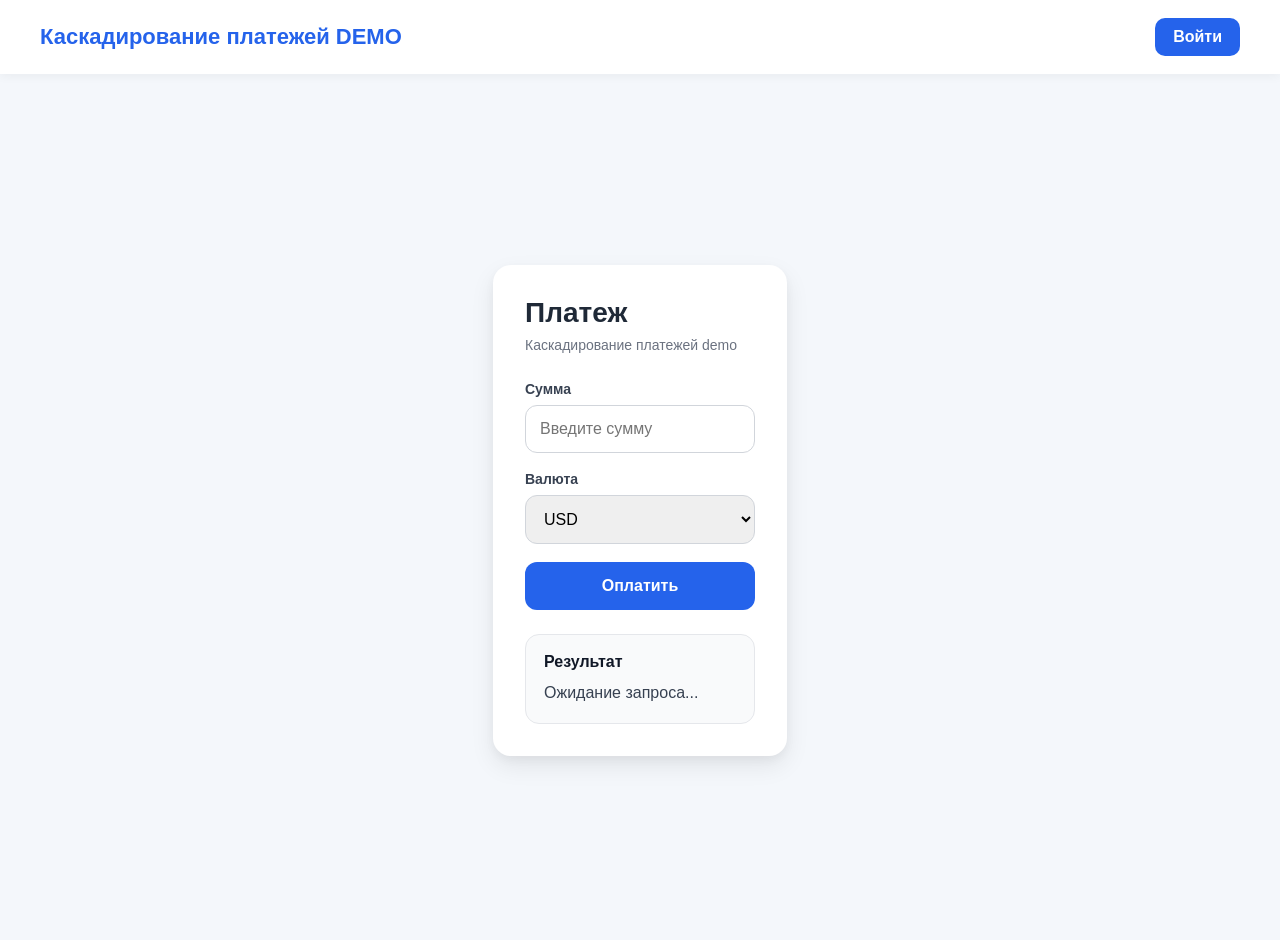
<file: web/html/index.html>
<!DOCTYPE html> 
<html lang="ru">

<head>
    <meta charset="UTF-8">
    <meta name="viewport"
          content="width=device-width, initial-scale=1.0">

    <link rel="stylesheet" href="../css/index.css">

    <title>Payment</title>
</head>

<body>

    <header class="navbar">

        <div class="logo">
            Каскадирование платежей DEMO
        </div>

        <div class="nav-actions">

            <a href="../html/auth.html"
               class="login-btn"
               id="authButton">
                Войти
            </a>

        </div>

    </header>
<div id="verificationModal" class="modal hidden">

        <div class="modal-content">

            <h2>
                Подтверждение
            </h2>

            <p>
                Подтвердите, что вы не бот
            </p>

            <label>
                <input type="checkbox" id="humanCheck">
                Я человек
            </label>

            <button id="verifyButton">
                Продолжить
            </button>

        </div>

    </div>
    <div class="container">

        <div class="payment-card">

            <h1 class="title">
                Платеж
            </h1>

            <p class="subtitle">
                Каскадирование платежей demo
            </p>

            <form id="PaymentForm">

                <div class="form-group">

                    <label for="amount">
                        Сумма
                    </label>

                    <input
                        type="number"
                        id="amount"
                        placeholder="Введите сумму"
                        min="1"
                        required
                    />

                </div>

                <div class="form-group">

                    <label for="currency">
                        Валюта
                    </label>

                    <select id="currency">
                        <option value="USD">USD</option>
                        <option value="EUR">EUR</option>
                        <option value="RUB">RUB</option>
                        <option value="GBP">GBP</option>
                    </select>

                </div>

                <button class="pay-btn" type="submit">
                    Оплатить
                </button>

            </form>
   
    
            <div class="result-box">

                <div class="result-title">
                    Результат
                </div>

                <div class="result-content" id="result">
                    <div id="paymentStatusIcon"></div>
                    <div id="paymentText">
                        Ожидание запроса...
                    </div>
                </div>

            </div>

        </div>

    </div>



    <script src="../js/index.js"></script>

</body>

</html>
</file>
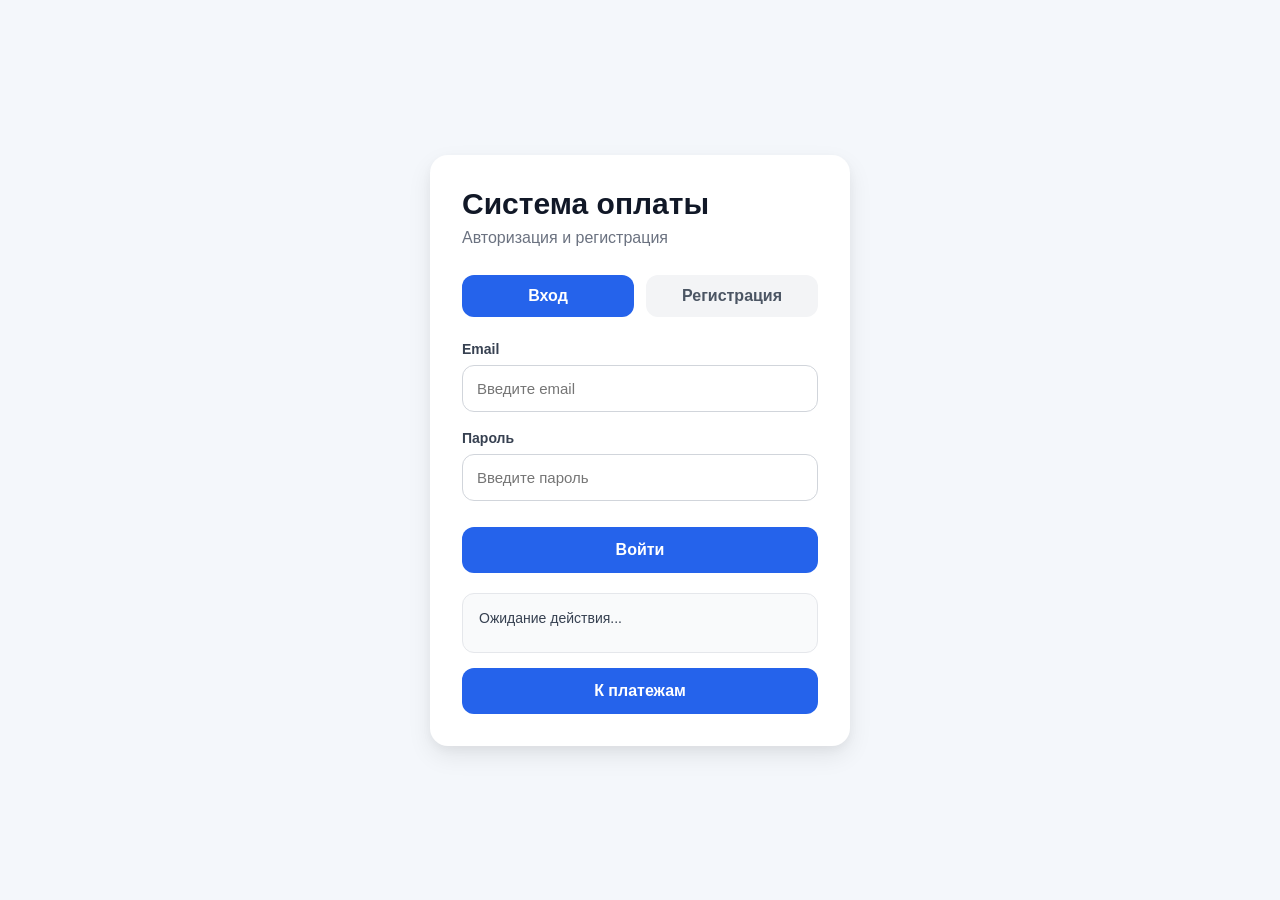
<file: web/html/auth.html>
<!DOCTYPE html>
<html lang="ru">
<head>
    <meta charset="UTF-8">
    <meta name="viewport" content="width=device-width, initial-scale=1.0">
    <link rel="stylesheet" href="../css/auth.css">
    <title>Авторизация</title>

    
</head>
<body>

<div class="auth-container">

    <div class="auth-card">

        <h1 class="title">
            Система оплаты
        </h1>

        <p class="subtitle">
            Авторизация и регистрация
        </p>

        <div class="tabs">
            <button id="loginTab" class="tab-btn active">
                Вход
            </button>

            <button id="registerTab" class="tab-btn">
                Регистрация
            </button>
        </div>

       

        <form id="loginForm">

            <div class="form-group">
                <label>Email</label>

                <input
                    type="email"
                    id="loginEmail"
                    placeholder="Введите email"
                    required
                />
            </div>

            <div class="form-group">
                <label>Пароль</label>

                <input
                    type="password"
                    id="loginPassword"
                    placeholder="Введите пароль"
                    required
                />
            </div>

            <button class="submit-btn" type="submit">
                Войти
            </button>

        </form>

   

        <form id="registerForm" class="hidden">

            <div class="form-group">
                <label>Email</label>

                <input
                    type="email"
                    id="registerEmail"
                    placeholder="Введите email"
                    required
                />
            </div>

            <div class="form-group">
                <label>Пароль</label>

                <input
                    type="password"
                    id="registerPassword"
                    placeholder="Введите пароль"
                    required
                />
            </div>

            <div class="form-group">
                <label>Подтверждение пароля</label>

                <input
                    type="password"
                    id="registerConfirmPassword"
                    placeholder="Повторите пароль"
                    required
                />
            </div>

            <button class="submit-btn" type="submit">
                Зарегистрироваться
            </button>

        </form>

        <div class="result-box" id="result">
            Ожидание действия...
        </div>
     
	<button class="return-btn" type="button">
    	К платежам
	</button>
	

    </div>

</div>

<script src="../js/auth.js">
</script>

</body>
</html>
</file>
<file: web/css/index.css>
* {
            margin: 0;
            padding: 0;
            box-sizing: border-box;
        }

        body {
            font-family: Arial, Helvetica, sans-serif;
            background: #f4f7fb;
            min-height: 100vh;
	    margin:0;
            display: flex;
            justify-content: center;
            align-items: center;

            padding: 20px;
        }

        .container {
            width: 100%;
            max-width: 450px;
        }
.modal {
    position: fixed;
    top: 0;
    left: 0;
    width: 100%;
    height: 100%;
    background: rgba(0,0,0,0.6);
    display: flex;
    justify-content: center;
    align-items: center;
    z-index: 9999;
}
.modal.hidden {
    display: none;
}
.hidden {
    display: none;
}

.modal-content {
    background: white;
    padding: 20px;
    border-radius: 12px;
}
.status-spinner {

    width: 50px;
    height: 50px;

    border: 5px solid #ddd;
    border-top: 5px solid #4f46e5;

    border-radius: 50%;

    animation: spin 1s linear infinite;

    margin: 20px auto;
}
.status-spinner {
    width: 24px;
    height: 24px;
    border: 3px solid #f3f3f3;
    border-top: 3px solid #3498db;
    border-radius: 50%;
    animation: spin 1s linear infinite;
}

@keyframes spin {
    0% { transform: rotate(0deg); }
    100% { transform: rotate(360deg); }
}

.status-success {
    font-size: 24px;
}

.status-failed {
    font-size: 24px;
}

.status-unknown {
    font-size: 24px;
    animation: pulse 2s infinite;
}

@keyframes pulse {
    0% { opacity: 0.5; }
    50% { opacity: 1; }
    100% { opacity: 0.5; }
}


.modal {
    position: fixed;
    top: 0;
    left: 0;
    width: 100%;
    height: 100%;
    background: rgba(0, 0, 0, 0.5);
    display: flex;
    justify-content: center;
    align-items: center;
    z-index: 1000;
}

.modal.hidden {
    display: none;
}

.modal-content {
    background: white;
    padding: 30px;
    border-radius: 12px;
    min-width: 320px;
    box-shadow: 0 10px 25px rgba(0, 0, 0, 0.2);
    animation: modalSlideIn 0.3s ease;
}

@keyframes modalSlideIn {
    from {
        transform: translateY(-50px);
        opacity: 0;
    }
    to {
        transform: translateY(0);
        opacity: 1;
    }
}

.modal-content h2 {
    margin: 0 0 15px 0;
    color: #333;
}

.modal-content p {
    margin: 0 0 20px 0;
    color: #666;
}

.modal-content label {
    display: flex;
    align-items: center;
    gap: 10px;
    margin-bottom: 20px;
    cursor: pointer;
}

.modal-content input[type="checkbox"] {
    width: 18px;
    height: 18px;
    cursor: pointer;
}

.modal-content button {
    width: 100%;
    padding: 10px;
    background: #007bff;
    color: white;
    border: none;
    border-radius: 6px;
    cursor: pointer;
    font-size: 16px;
    transition: background 0.3s;
}

.modal-content button:hover {
    background: #0056b3;
}


.notification {
    position: fixed;
    top: 20px;
    right: 20px;
    background: white;
    border-radius: 8px;
    box-shadow: 0 4px 12px rgba(0, 0, 0, 0.15);
    padding: 12px 20px;
    min-width: 300px;
    display: flex;
    justify-content: space-between;
    align-items: center;
    transform: translateX(400px);
    transition: transform 0.3s ease;
    z-index: 2000;
}

.notification.show {
    transform: translateX(0);
}

.notification-success {
    border-left: 4px solid #4caf50;
    background: #e8f5e9;
}

.notification-error {
    border-left: 4px solid #f44336;
    background: #ffebee;
}

.notification-warning {
    border-left: 4px solid #ff9800;
    background: #fff3e0;
}

.notification-info {
    border-left: 4px solid #2196f3;
    background: #e3f2fd;
}

.notification-content {
    display: flex;
    align-items: center;
    gap: 10px;
}

.notification-icon {
    font-size: 20px;
}

.notification-message {
    font-size: 14px;
    color: #333;
}

.notification-close {
    background: none;
    border: none;
    font-size: 20px;
    cursor: pointer;
    color: #999;
    padding: 0 5px;
    transition: color 0.3s;
}

.notification-close:hover {
    color: #333;
}


.retry-btn {
    background: #ffc107;
    color: #333;
    border: none;
    border-radius: 4px;
    padding: 8px 16px;
    cursor: pointer;
    font-size: 14px;
    transition: background 0.3s;
}

.retry-btn:hover {
    background: #ffb300;
}


@media (max-width: 768px) {
    .notification {
        min-width: 250px;
        right: 10px;
        left: 10px;
        top: 10px;
    }
    
    .modal-content {
        margin: 20px;
        min-width: auto;
    }
}
@keyframes spin {

    0% {
        transform: rotate(0deg);
    }

    100% {
        transform: rotate(360deg);
    }
}

.status-success {

    font-size: 60px;
    color: #22c55e;

    text-align: center;

    margin: 20px 0;
}

.status-failed {

    font-size: 60px;
    color: #ef4444;

    text-align: center;

    margin: 20px 0;
}
.navbar{
    width:100%;

    display:flex;
    justify-content:space-between;
    align-items:center;

    padding:18px 40px;

    background:white;

    box-shadow:0 2px 10px rgba(0,0,0,0.05);

    position:fixed;
    top:0;
    left:0;
}

.logo{
    font-size:22px;
    font-weight:bold;

    color:#2563eb;
}

.nav-actions{
    display:flex;
    align-items:center;
    gap:12px;
}

.login-btn{
    text-decoration:none;

    background:#2563eb;
    color:white;

    padding:10px 18px;

    border-radius:10px;

    font-weight:bold;

    transition:0.2s;
}

.login-btn:hover{
    background:#1d4ed8;
}



.container{
    min-height:100vh;

    display:flex;
    justify-content:center;
    align-items:center;

    padding-top:80px;
}
        .payment-card {
            background: white;
            border-radius: 18px;
            padding: 32px;

            box-shadow:
                0 10px 25px rgba(0,0,0,0.08),
                0 4px 10px rgba(0,0,0,0.04);
        }

        .title {
            font-size: 28px;
            font-weight: bold;
            color: #1f2937;

            margin-bottom: 8px;
        }

        .subtitle {
            color: #6b7280;
            margin-bottom: 28px;
            font-size: 14px;
        }

        .form-group {
            margin-bottom: 18px;
        }

        label {
            display: block;
            margin-bottom: 8px;

            color: #374151;
            font-weight: 600;
            font-size: 14px;
        }

        input,
        select {
            width: 100%;
            padding: 14px;

            border-radius: 12px;
            border: 1px solid #d1d5db;

            font-size: 16px;

            transition: 0.2s;
        }

        input:focus,
        select:focus {
            outline: none;
            border-color: #2563eb;
            box-shadow: 0 0 0 3px rgba(37, 99, 235, 0.15);
        }

        .pay-btn {
            width: 100%;
            border: none;

            background: #2563eb;
            color: white;

            padding: 15px;
            border-radius: 12px;

            font-size: 16px;
            font-weight: bold;

            cursor: pointer;

            transition: 0.2s;
        }

        .pay-btn:hover {
            background: #1d4ed8;
        }

        .pay-btn:active {
            transform: scale(0.98);
        }

        .result-box {
            margin-top: 24px;

            background: #f9fafb;
            border: 1px solid #e5e7eb;

            border-radius: 14px;

            padding: 18px;

            min-height: 70px;
        }

        .result-title {
            font-weight: bold;
            margin-bottom: 10px;
            color: #111827;
        }

        .result-content {
            color: #374151;
            line-height: 1.5;
            word-break: break-word;
        }

        .status-success {
            color: #16a34a;
            font-weight: bold;
        }

        .status-unknown {
            color: #d97706;
            font-weight: bold;
        }

        .status-failed {
            color: #dc2626;
            font-weight: bold;
        }
</file>
<file: web/css/auth.css>
*{
            margin:0;
            padding:0;
            box-sizing:border-box;
        }

        body{
            font-family: Arial, Helvetica, sans-serif;
            background:#f4f7fb;

            min-height:100vh;

            display:flex;
            justify-content:center;
            align-items:center;

            padding:20px;
        }

        .auth-container{
            width:100%;
            max-width:420px;
        }

        .auth-card{
            background:white;

            border-radius:18px;

            padding:32px;

            box-shadow:
                0 10px 25px rgba(0,0,0,0.08),
                0 4px 10px rgba(0,0,0,0.04);
        }

        .title{
            font-size:30px;
            font-weight:bold;

            color:#111827;

            margin-bottom:8px;
        }

        .subtitle{
            color:#6b7280;

            margin-bottom:28px;
        }
.status-unknown {
    font-size: 24px;
    animation: pulse 2s infinite;
}

@keyframes pulse {
    0% { opacity: 0.5; }
    50% { opacity: 1; }
    100% { opacity: 0.5; }
}




        .tab-btn.active{
            background:#2563eb;
            color:white;
        }

        .form-group{
            margin-bottom:18px;
        }

        label{
            display:block;

            margin-bottom:8px;

            font-size:14px;
            font-weight:600;

            color:#374151;
        }
.tabs {
    display: flex;
    gap: 12px;
    margin-bottom: 24px;
}

.tab-btn {
    flex: 1;
    padding: 12px;
    border: none;
    background: #f3f4f6;
    color: #4b5563;
    border-radius: 12px;
    font-size: 16px;
    font-weight: 600;
    cursor: pointer;
    transition: all 0.2s ease;
}

.tab-btn:hover {
    background: #e5e7eb;
}

.tab-btn.active {
    background: #2563eb;
    color: white;
}

.tab-btn.active:hover {
    background: #1d4ed8;
}

.form-group {
    margin-bottom: 18px;
}

label {
    display: block;
    margin-bottom: 8px;
    font-size: 14px;
    font-weight: 600;
    color: #374151;
}

input {
    width: 100%;
    padding: 14px;
    border-radius: 12px;
    border: 1px solid #d1d5db;
    font-size: 15px;
    transition: 0.2s;
}

input:focus {
    outline: none;
    border-color: #2563eb;
    box-shadow: 0 0 0 3px rgba(37,99,235,0.15);
}

.submit-btn {
    width: 100%;
    border: none;
    background: #2563eb;
    color: white;
    padding: 14px;
    border-radius: 12px;
    font-size: 16px;
    font-weight: bold;
    cursor: pointer;
    transition: all 0.2s ease;
    margin-top: 8px;
}

.submit-btn:hover {
    background: #1d4ed8;
    transform: translateY(-1px);
    box-shadow: 0 4px 12px rgba(37,99,235,0.2);
}

.submit-btn:active {
    transform: translateY(0);
}

.return-btn {
    width: 100%;
    border: none;
    margin-top: 15px;
    background: #10b981;
    color: white;
    padding: 14px;
    border-radius: 12px;
    font-size: 16px;
    font-weight: bold;
    cursor: pointer;
    transition: all 0.2s ease;
}

.return-btn:hover {
    background: #059669;
    transform: translateY(-1px);
    box-shadow: 0 4px 12px rgba(16,185,129,0.2);
}

.return-btn:active {
    transform: translateY(0);
}

.result-box {
    margin-top: 20px;
    padding: 16px;
    border-radius: 12px;
    background: #f9fafb;
    border: 1px solid #e5e7eb;
    color: #374151;
    min-height: 60px;
    font-size: 14px;
}
        input{
            width:100%;

            padding:14px;

            border-radius:12px;

            border:1px solid #d1d5db;

            font-size:15px;

            transition:0.2s;
        }

        input:focus{
            outline:none;

            border-color:#2563eb;

            box-shadow:0 0 0 3px rgba(37,99,235,0.15);
        }

        .submit-btn{
            width:100%;

            border:none;

            background:#2563eb;
            color:white;

            padding:14px;

            border-radius:12px;

            font-size:16px;
            font-weight:bold;

            cursor:pointer;

            transition:0.2s;
        }

        .submit-btn:hover{
            background:#1d4ed8;
        }
.return-btn{
            width:100%;

            border:none;
	
	    margin-up: 15px;
            background:#2563eb;
            color:white;

            padding:14px;

            border-radius:12px;

            font-size:16px;
            font-weight:bold;
	    font-color:#FFFFFF;

            cursor:pointer;

            transition:0.2s;
        }

        .return-btn:hover{
            background:#1d4ed8;
        }
        .result-box{
            margin-top:20px;

            padding:16px;

            border-radius:12px;

            background:#f9fafb;

            border:1px solid #e5e7eb;

            color:#374151;

            min-height:60px;
        }

        .hidden{
            display:none;
        }
</file>
